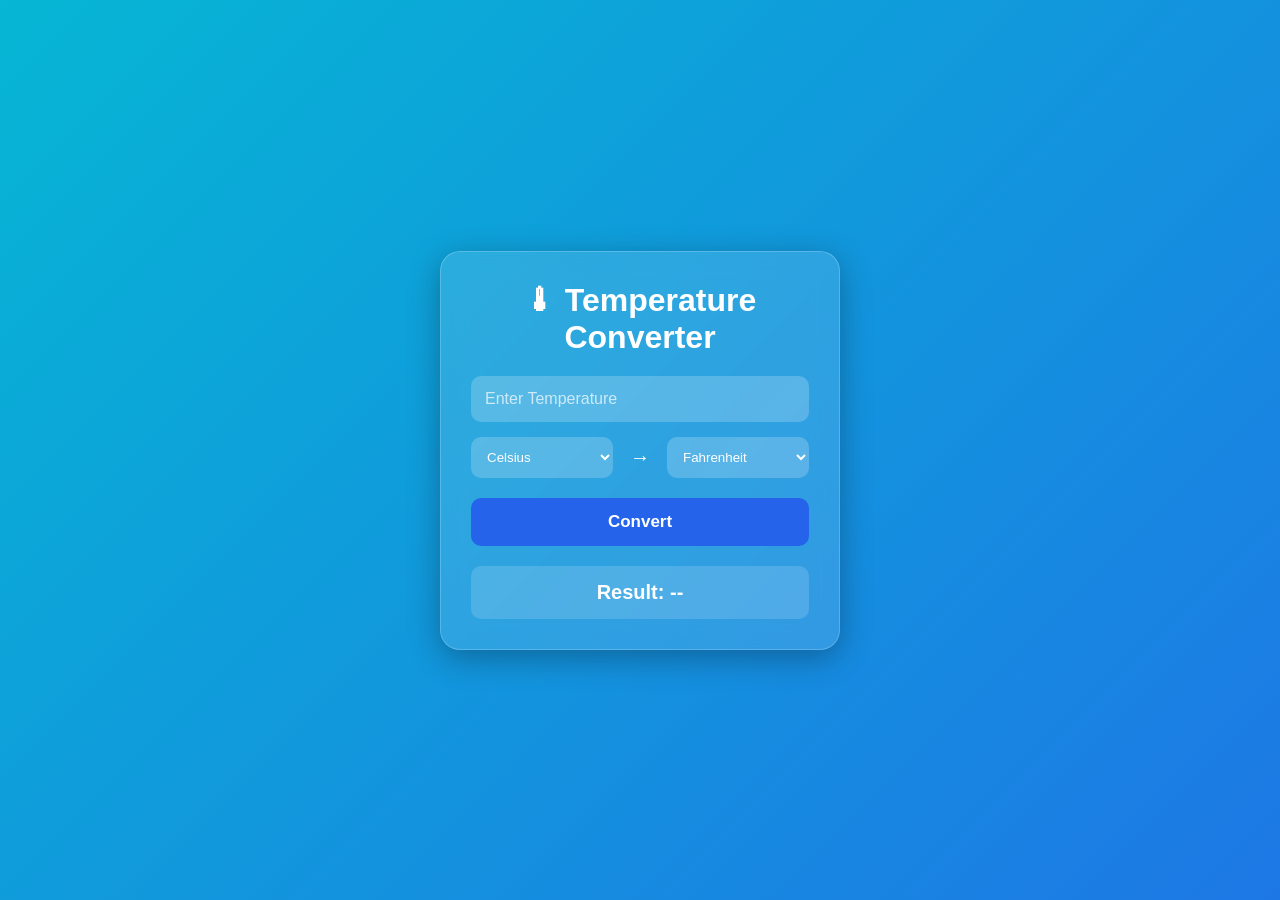
<file: index.html>
<!DOCTYPE html>
<html lang="en">
<head>
    <meta charset="UTF-8">
    <meta name="viewport" content="width=device-width, initial-scale=1.0">
    <title>Temperature Converter</title>
    <link rel="stylesheet" href="style.css">
</head>
<body>

    <div class="container">
        <h1>🌡 Temperature Converter</h1>

        <input type="number" id="temperature" placeholder="Enter Temperature">

        <div class="selectors">
            <select id="fromUnit">
                <option value="celsius">Celsius</option>
                <option value="fahrenheit">Fahrenheit</option>
                <option value="kelvin">Kelvin</option>
            </select>

            <span>→</span>

            <select id="toUnit">
                <option value="fahrenheit">Fahrenheit</option>
                <option value="celsius">Celsius</option>
                <option value="kelvin">Kelvin</option>
            </select>
        </div>

        <button onclick="convertTemperature()">Convert</button>

        <div id="result">Result: --</div>
    </div>

    <script src="script.js"></script>

</body>
</html>
</file>
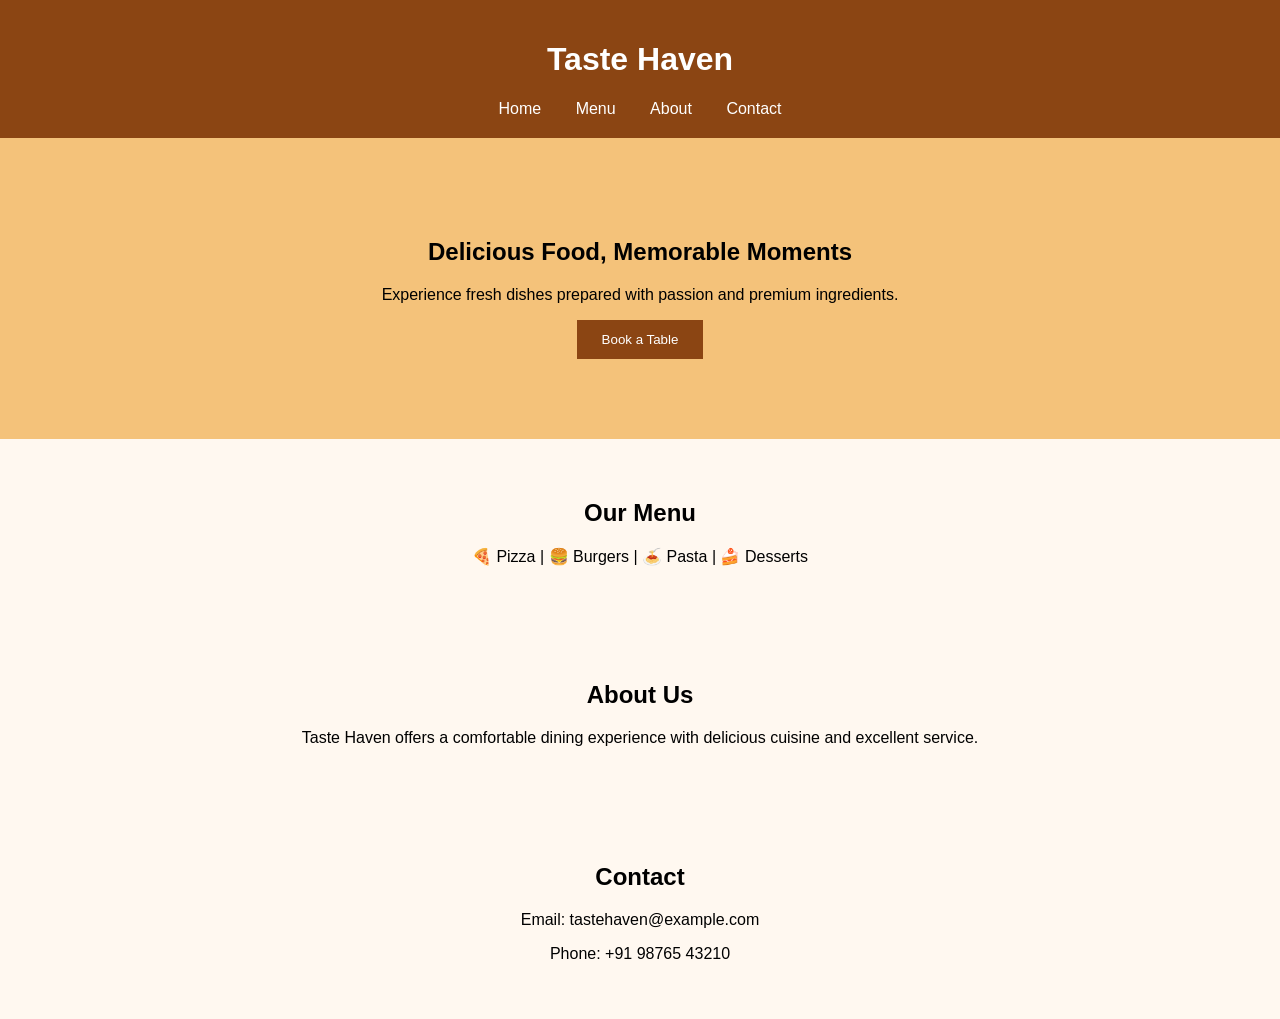
<file: index1.html>
<!DOCTYPE html>
<html>
<head>
<title>Taste Haven Restaurant</title>
<link rel="stylesheet" href="style1.css">
</head>
<body>
<header>
<h1>Taste Haven</h1>
<nav>
<a href="#">Home</a>
<a href="#menu">Menu</a>
<a href="#about">About</a>
<a href="#contact">Contact</a>
</nav>
</header>

<section class="hero">
<h2>Delicious Food, Memorable Moments</h2>
<p>Experience fresh dishes prepared with passion and premium ingredients.</p>
<button onclick="order()">Book a Table</button>
</section>

<section id="menu">
<h2>Our Menu</h2>
<p>🍕 Pizza | 🍔 Burgers | 🍝 Pasta | 🍰 Desserts</p>
</section>

<section id="about">
<h2>About Us</h2>
<p>Taste Haven offers a comfortable dining experience with delicious cuisine and excellent service.</p>
</section>

<section id="contact">
<h2>Contact</h2>
<p>Email: tastehaven@example.com</p>
<p>Phone: +91 98765 43210</p>
</section>

<script src="script1.js"></script>
</body>
</html>
</file>
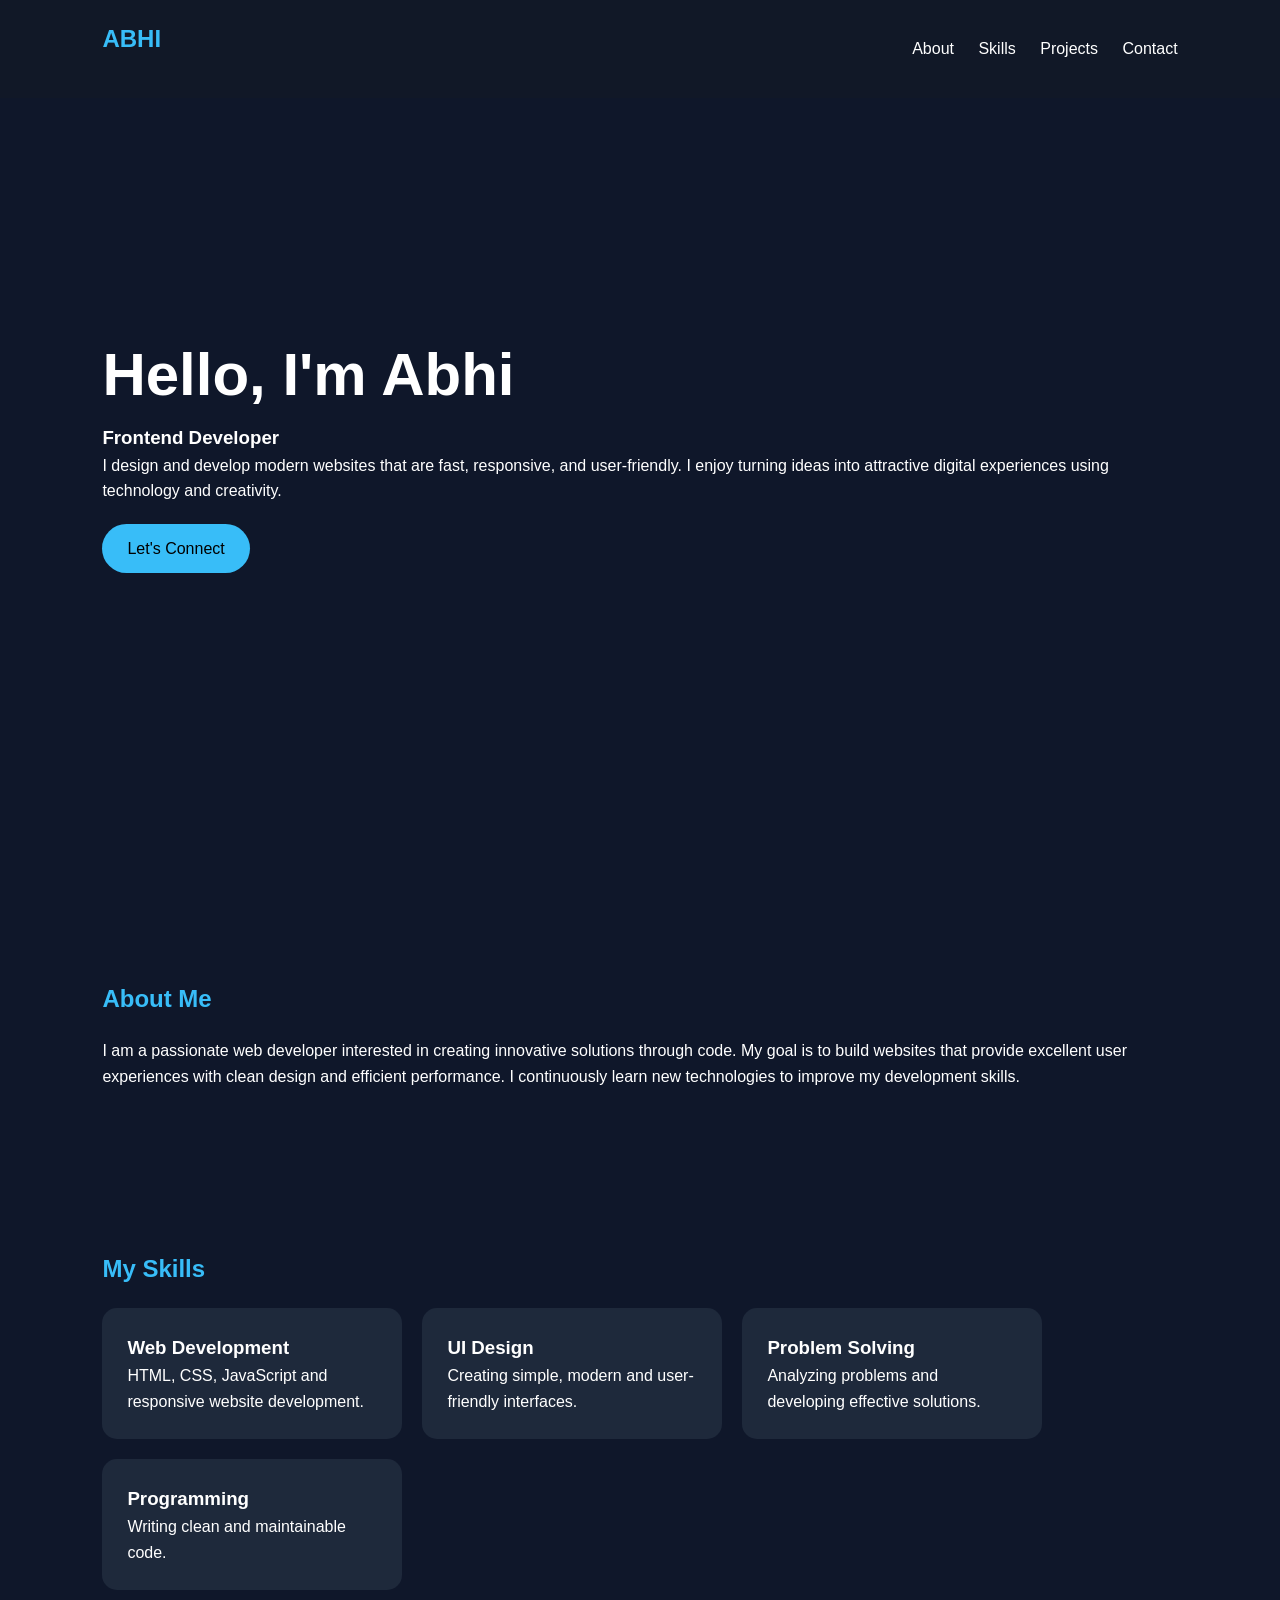
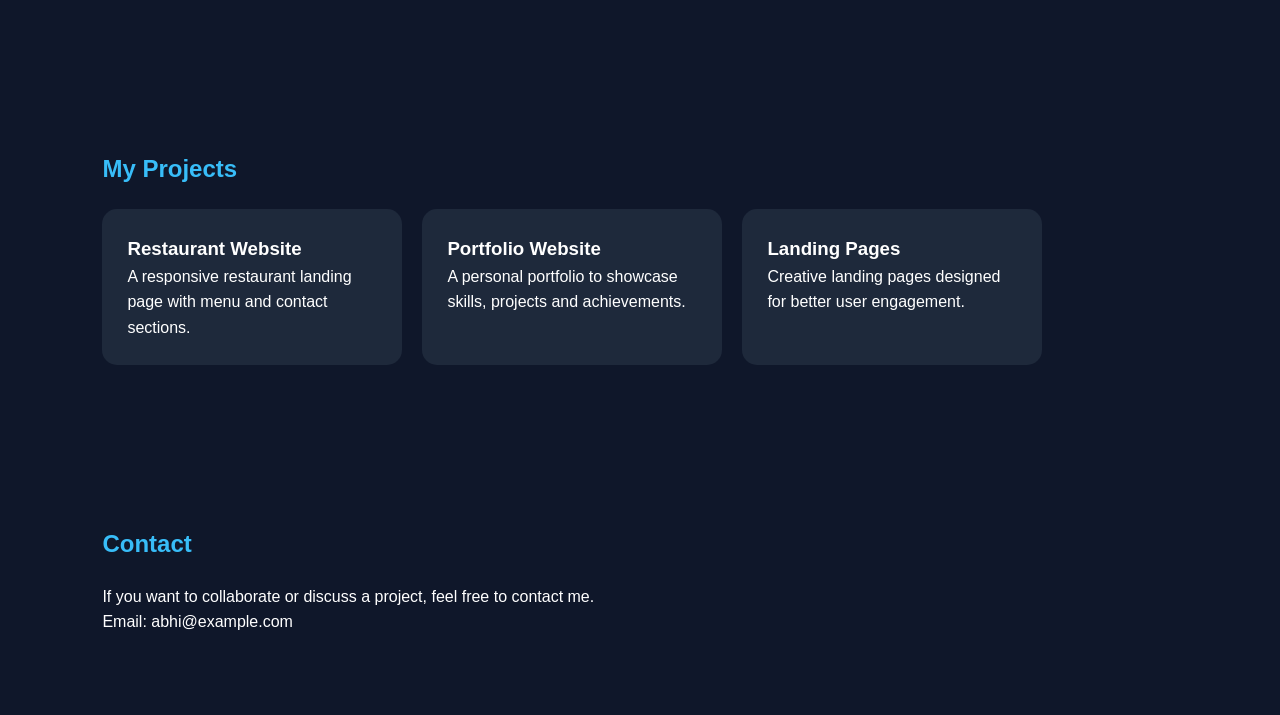
<file: index2.html>
<!DOCTYPE html>
<html>
<head>
<title>Abhi | Portfolio</title>
<link rel="stylesheet" href="style2.css">
</head>
<body>

<header>
<nav>
<h2>ABHI</h2>
<div>
<a href="#about">About</a>
<a href="#skills">Skills</a>
<a href="#projects">Projects</a>
<a href="#contact">Contact</a>
</div>
</nav>
</header>

<section class="hero">
<div>
<h1>Hello, I'm Abhi</h1>
<h3>Frontend Developer & Creative Designer</h3>
<p>I design and develop modern websites that are fast, responsive, and user-friendly. 
I enjoy turning ideas into attractive digital experiences using technology and creativity.</p>
<a class="btn" href="#contact">Let's Connect</a>
</div>
</section>

<section id="about">
<h2>About Me</h2>
<p>
I am a passionate web developer interested in creating innovative solutions through code.
My goal is to build websites that provide excellent user experiences with clean design and efficient performance.
I continuously learn new technologies to improve my development skills.
</p>
</section>

<section id="skills">
<h2>My Skills</h2>
<div class="cards">
<div><h3>Web Development</h3><p>HTML, CSS, JavaScript and responsive website development.</p></div>
<div><h3>UI Design</h3><p>Creating simple, modern and user-friendly interfaces.</p></div>
<div><h3>Problem Solving</h3><p>Analyzing problems and developing effective solutions.</p></div>
<div><h3>Programming</h3><p>Writing clean and maintainable code.</p></div>
</div>
</section>

<section id="projects">
<h2>My Projects</h2>
<div class="cards">
<div><h3>Restaurant Website</h3><p>A responsive restaurant landing page with menu and contact sections.</p></div>
<div><h3>Portfolio Website</h3><p>A personal portfolio to showcase skills, projects and achievements.</p></div>
<div><h3>Landing Pages</h3><p>Creative landing pages designed for better user engagement.</p></div>
</div>
</section>

<section id="contact">
<h2>Contact</h2>
<p>If you want to collaborate or discuss a project, feel free to contact me.</p>
<p>Email: abhi@example.com</p>
</section>

<script src="script2.js"></script>
</body>
</html>
</file>
<file: style.css>
*{
    margin:0;
    padding:0;
    box-sizing:border-box;
    font-family:'Segoe UI', sans-serif;
}

body{
    height:100vh;
    display:flex;
    justify-content:center;
    align-items:center;
    background:linear-gradient(
        -45deg,
        #0f172a,
        #1e293b,
        #2563eb,
        #06b6d4
    );
    background-size:400% 400%;
    animation:bgAnimation 12s ease infinite;
}

@keyframes bgAnimation{
    0%{
        background-position:0% 50%;
    }
    50%{
        background-position:100% 50%;
    }
    100%{
        background-position:0% 50%;
    }
}

.container{
    width:400px;
    padding:30px;
    border-radius:20px;
    text-align:center;

    background:rgba(255,255,255,0.12);
    backdrop-filter:blur(12px);

    border:1px solid rgba(255,255,255,0.2);

    box-shadow:
    0 8px 32px rgba(0,0,0,0.3);

    animation:fadeUp 0.8s ease;
}

@keyframes fadeUp{
    from{
        opacity:0;
        transform:translateY(20px);
    }
    to{
        opacity:1;
        transform:translateY(0);
    }
}

h1{
    color:white;
    margin-bottom:20px;
    font-size:2rem;
}

input{
    width:100%;
    padding:14px;
    border:none;
    border-radius:10px;
    outline:none;

    background:rgba(255,255,255,0.2);
    color:white;

    margin-bottom:15px;
    font-size:16px;
}

input::placeholder{
    color:rgba(255,255,255,0.7);
}

input:focus{
    box-shadow:0 0 12px rgba(255,255,255,0.4);
}

.selectors{
    display:flex;
    justify-content:space-between;
    align-items:center;
    margin-bottom:20px;
}

.selectors span{
    color:white;
    font-size:20px;
    font-weight:bold;
}

select{
    width:42%;
    padding:12px;
    border:none;
    border-radius:10px;
    outline:none;

    background:rgba(255,255,255,0.2);
    color:white;
    cursor:pointer;
}

select option{
    color:black;
}

button{
    width:100%;
    padding:14px;
    border:none;
    border-radius:10px;

    background:#2563eb;
    color:white;
    font-size:17px;
    font-weight:600;
    cursor:pointer;

    transition:0.3s;
}

button:hover{
    background:#1d4ed8;
    transform:translateY(-2px);
}

#result{
    margin-top:20px;
    padding:15px;
    border-radius:10px;

    background:rgba(255,255,255,0.15);
    color:white;

    font-size:20px;
    font-weight:bold;
}
</file>
<file: style1.css>
body{
font-family:Arial,sans-serif;
margin:0;
text-align:center;
background:#fff8f0;
}
header{
background:#8b4513;
color:white;
padding:20px;
}
nav a{
color:white;
margin:15px;
text-decoration:none;
}
.hero{
padding:80px 20px;
background:#f4c27a;
}
button{
padding:12px 25px;
border:none;
background:#8b4513;
color:white;
cursor:pointer;
}
section{
padding:40px;
}
</file>
<file: style2.css>
*{margin:0;padding:0;box-sizing:border-box;font-family:Arial}
body{background:#0f172a;color:white;line-height:1.6}
header{padding:20px 8%;background:#111827;position:fixed;width:100%;top:0}
nav{display:flex;justify-content:space-between;align-items:center}
nav a{color:white;text-decoration:none;margin-left:20px}
.hero{height:100vh;display:flex;align-items:center;padding:0 8%}
h1{font-size:60px}
h2{color:#38bdf8;margin-bottom:20px}
section{padding:80px 8%}
.btn{background:#38bdf8;color:black;padding:12px 25px;border-radius:25px;text-decoration:none;display:inline-block;margin-top:20px}
.cards{display:flex;gap:20px;flex-wrap:wrap}
.cards div{background:#1e293b;padding:25px;border-radius:15px;max-width:300px}
</file>
